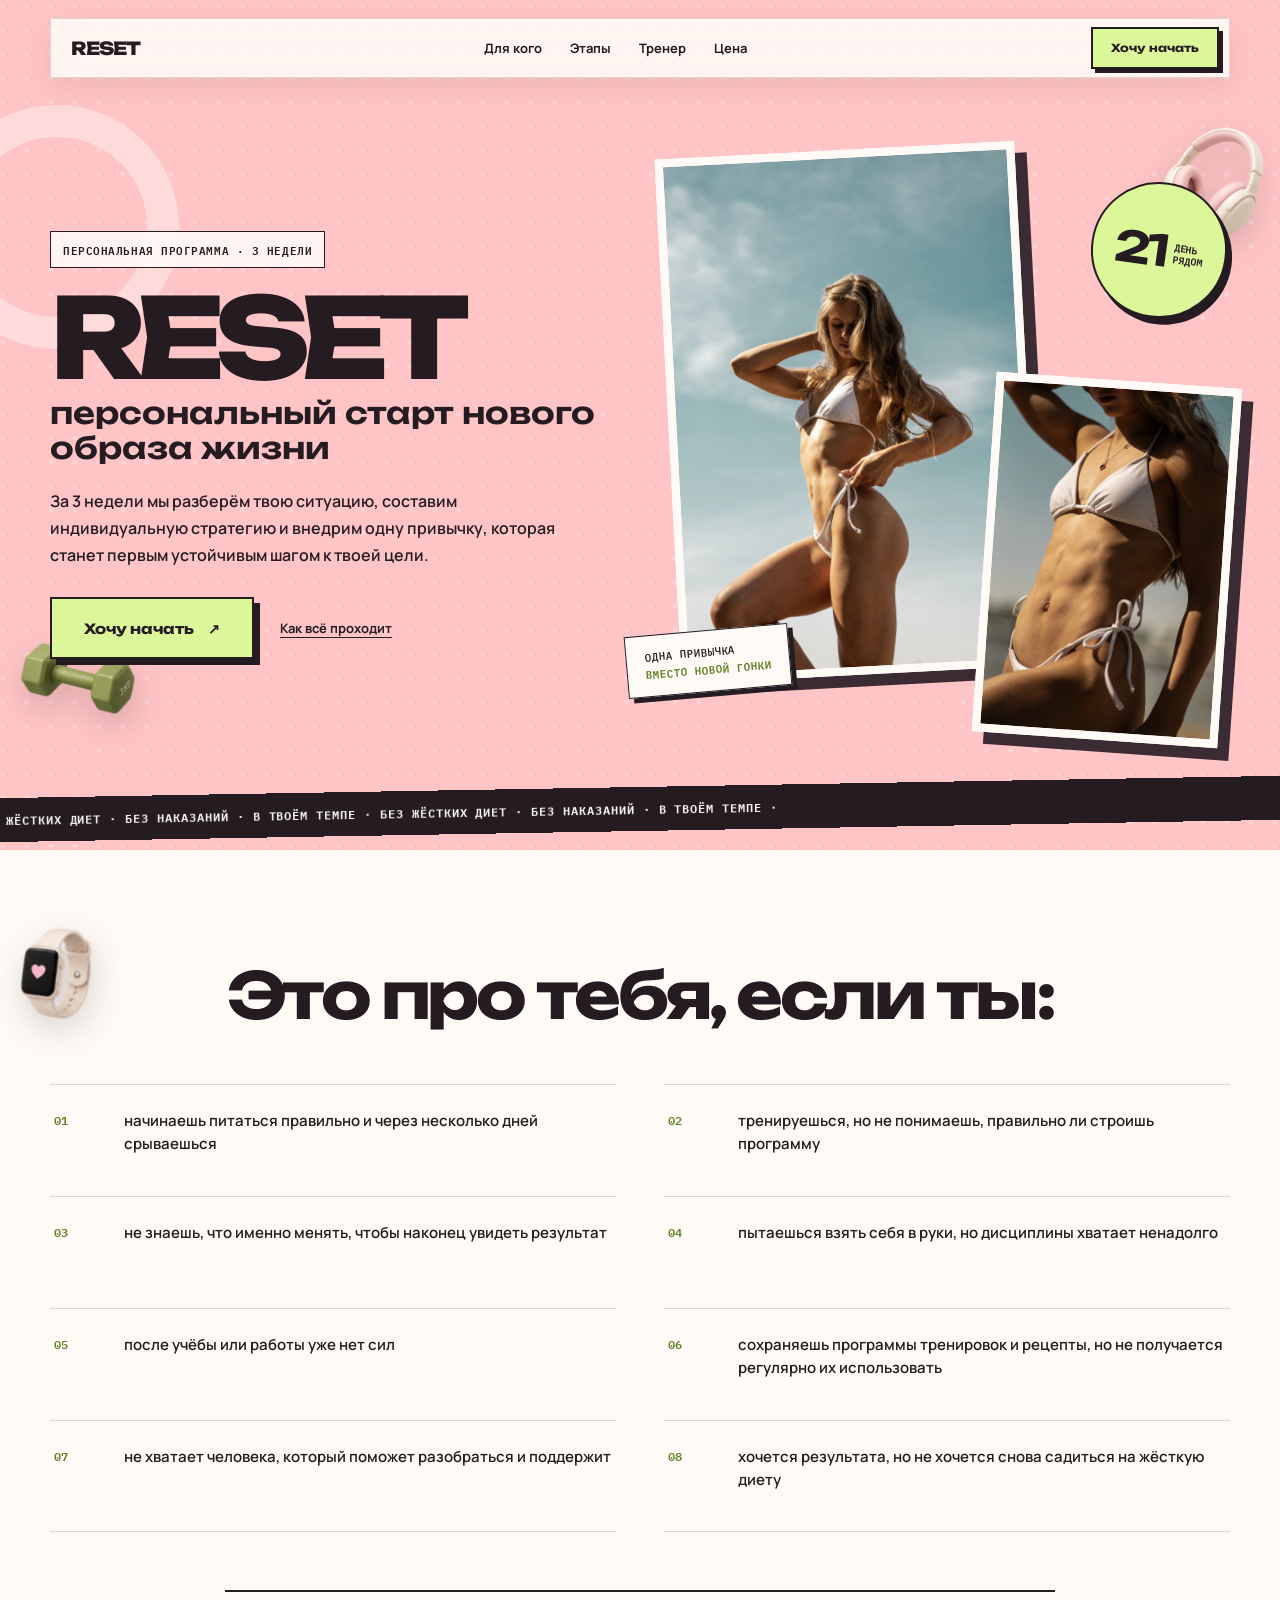
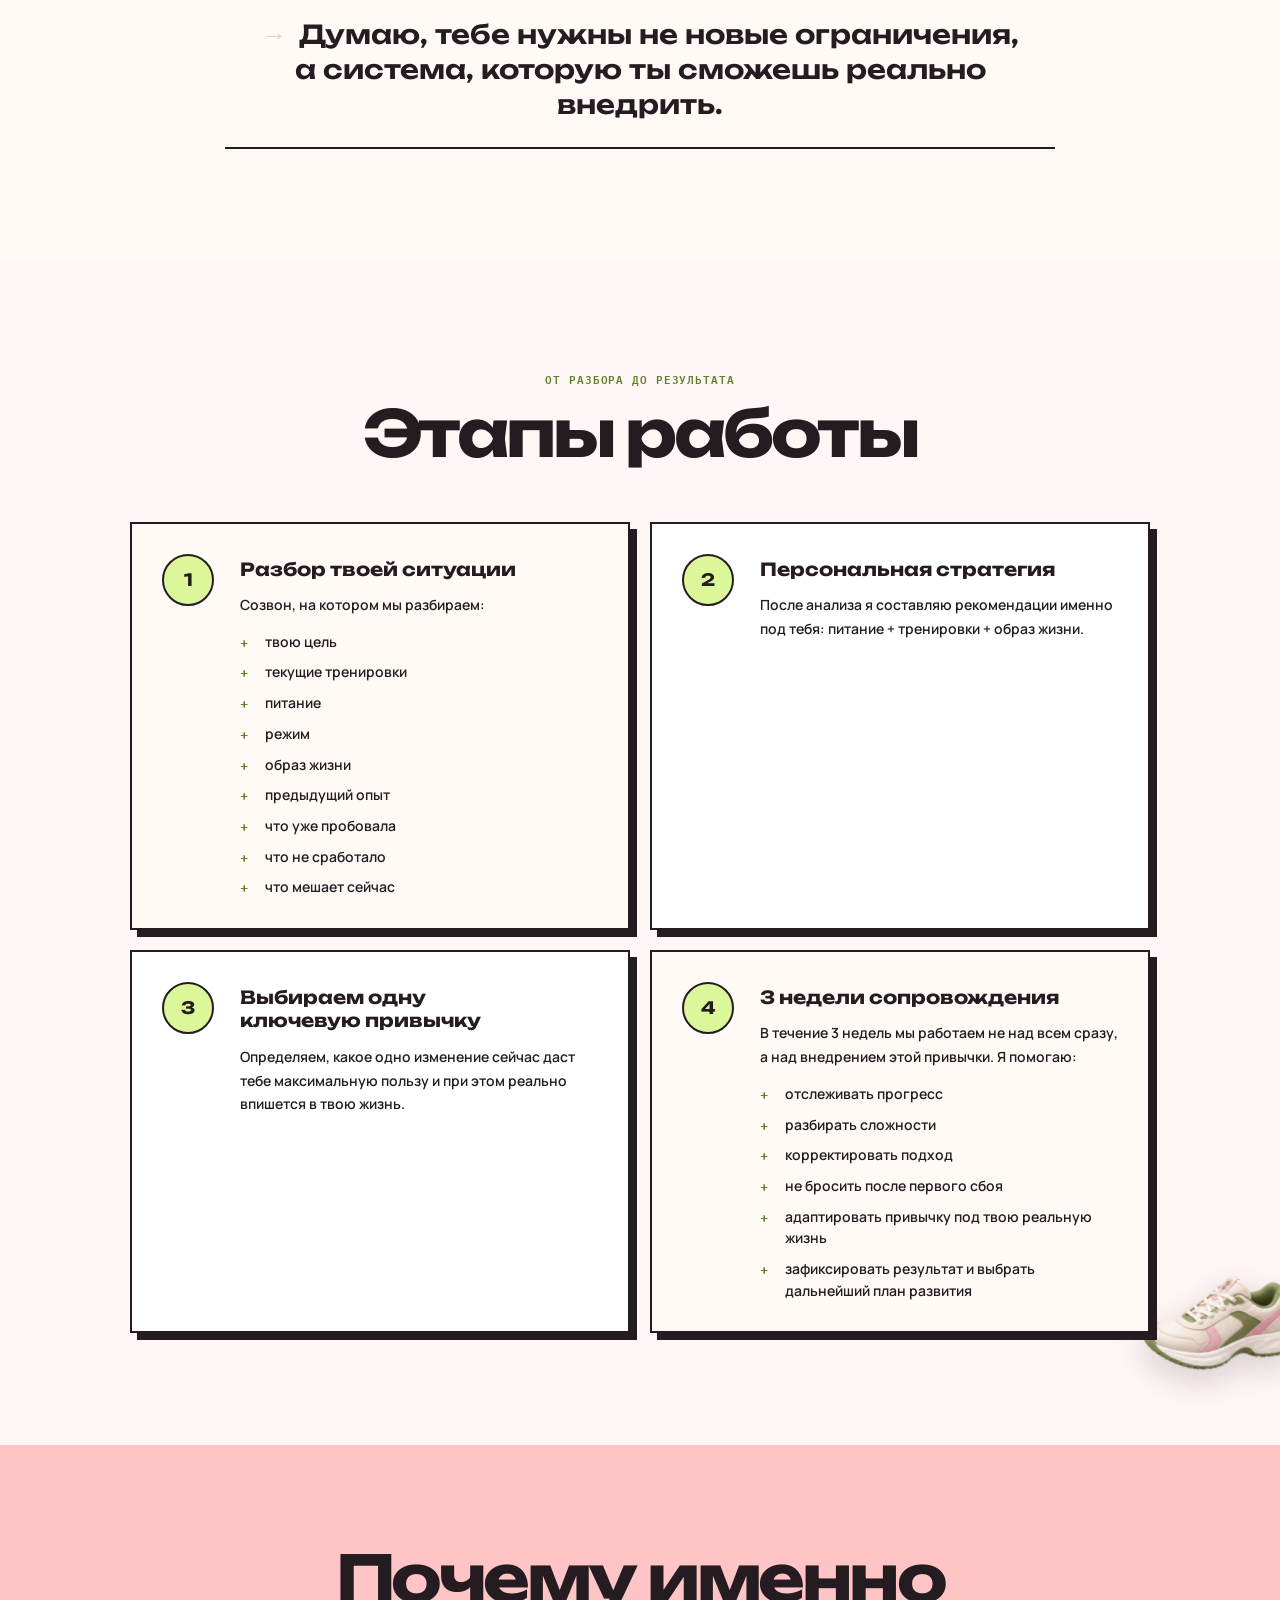
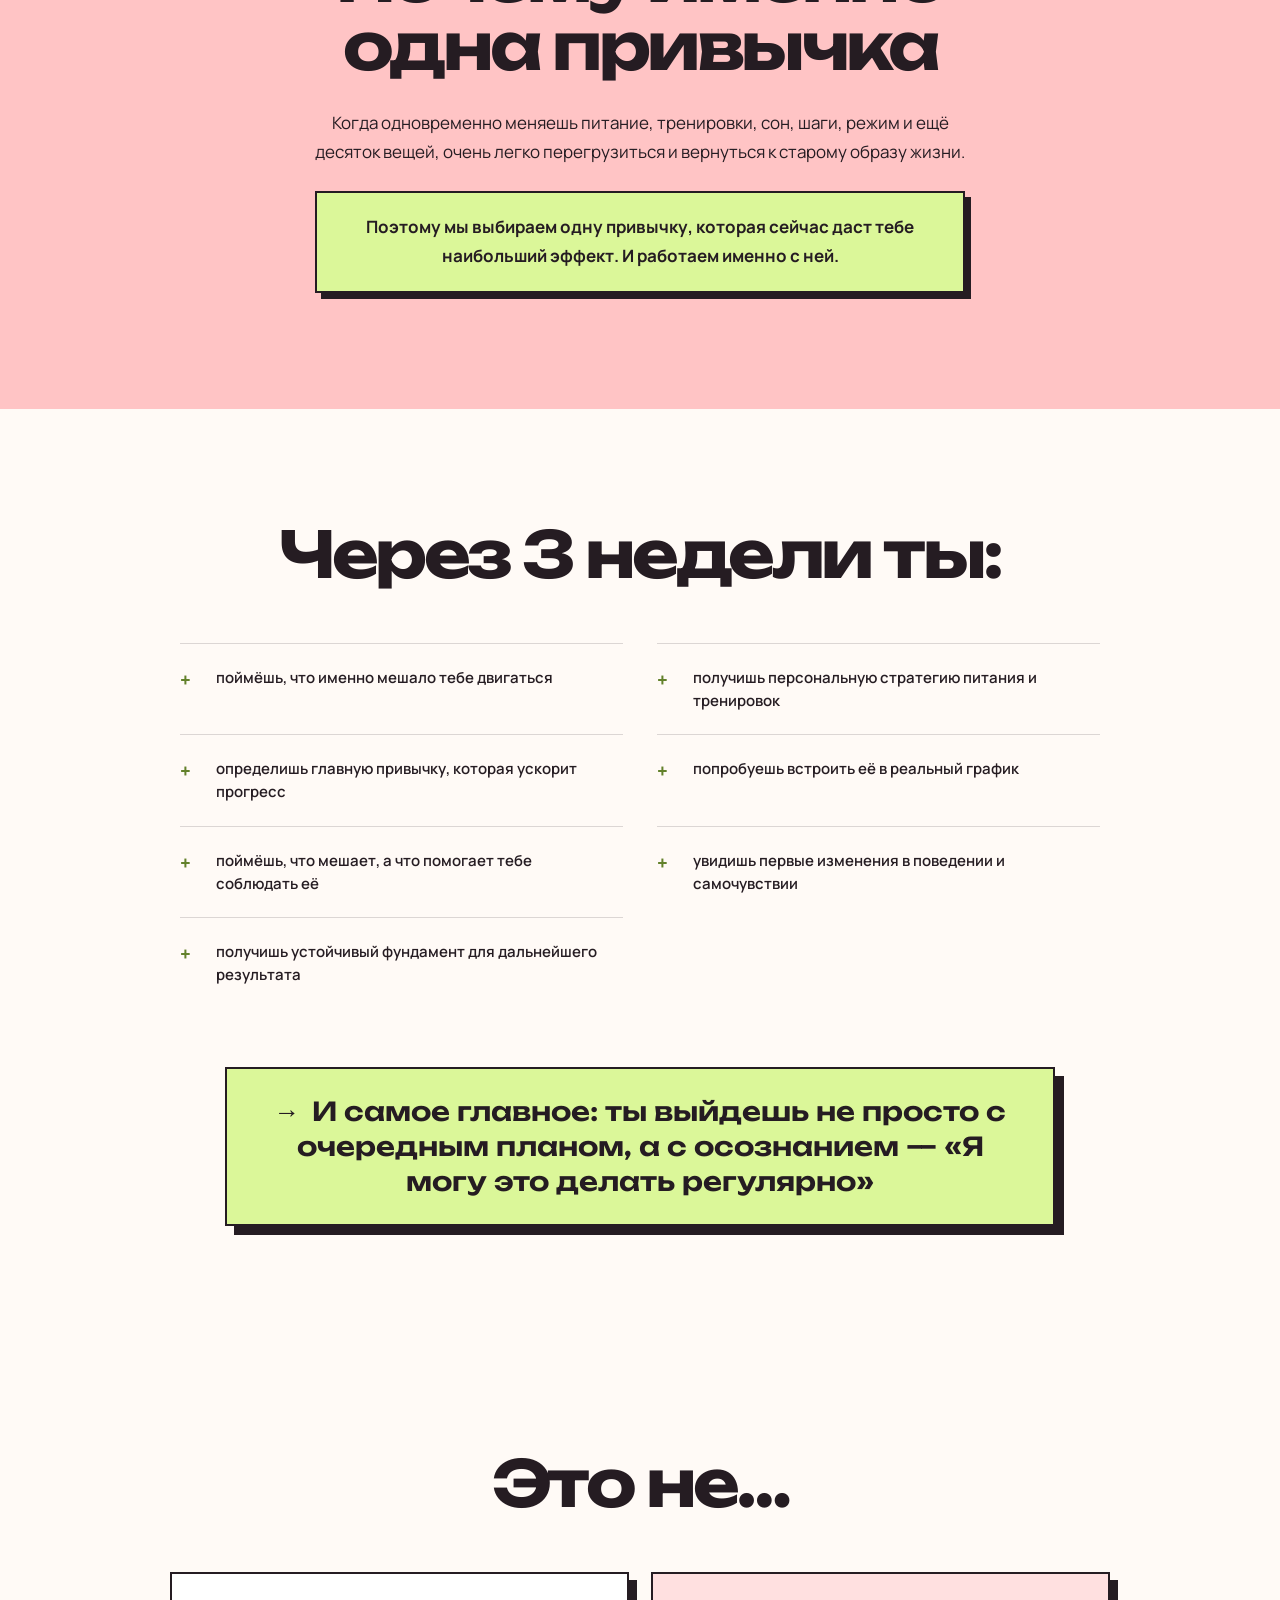
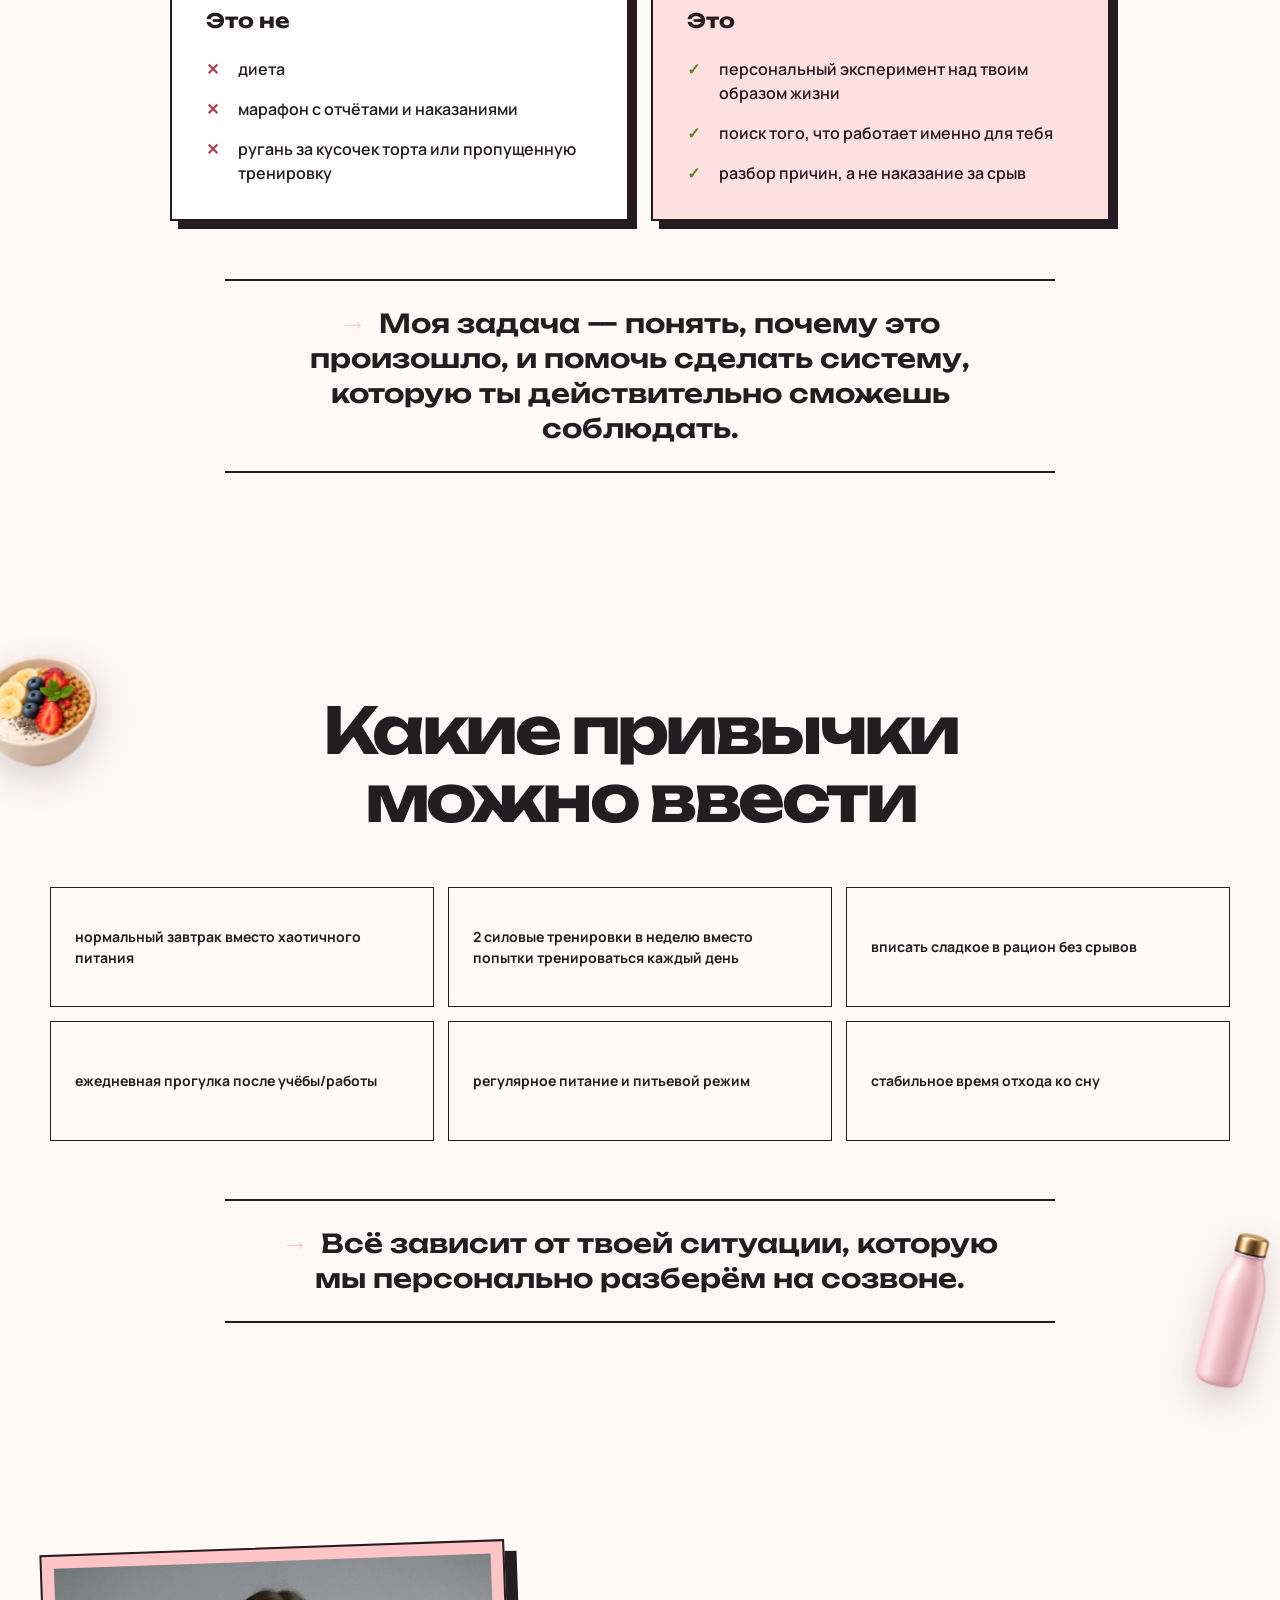
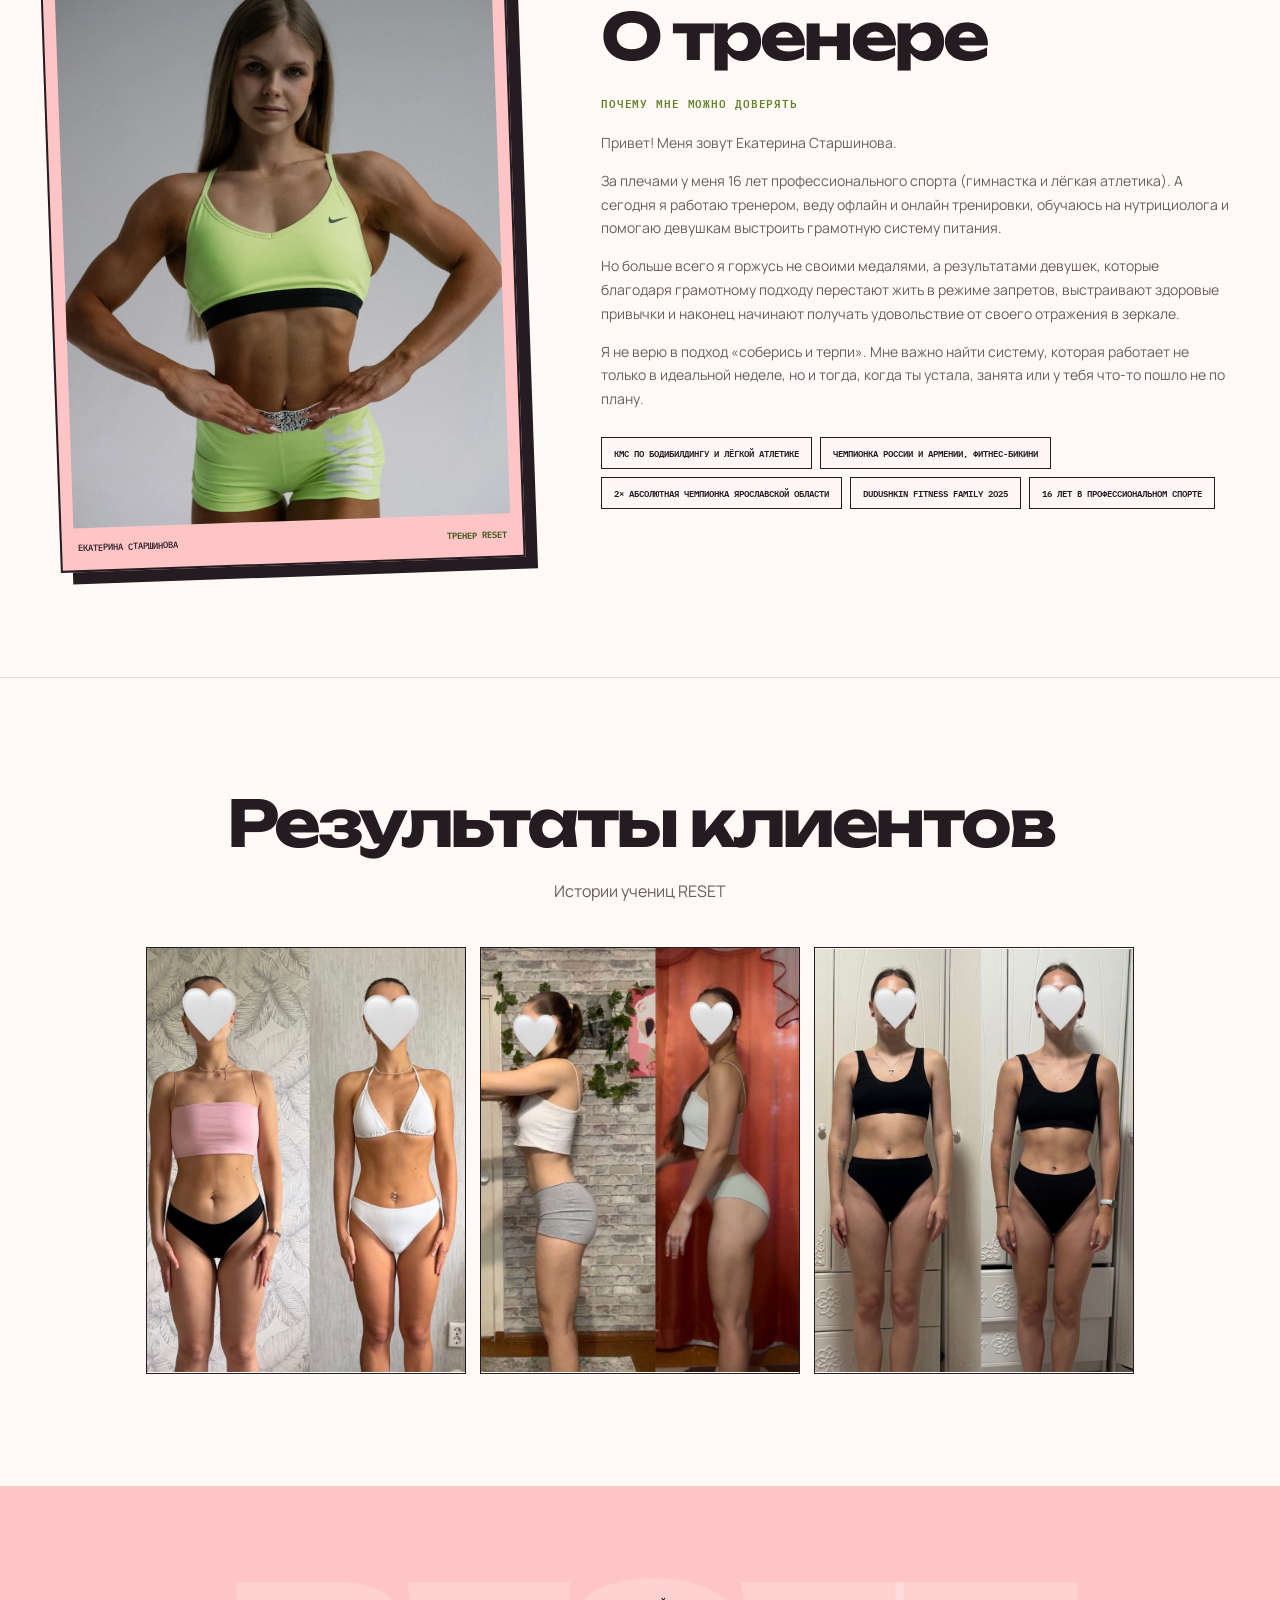
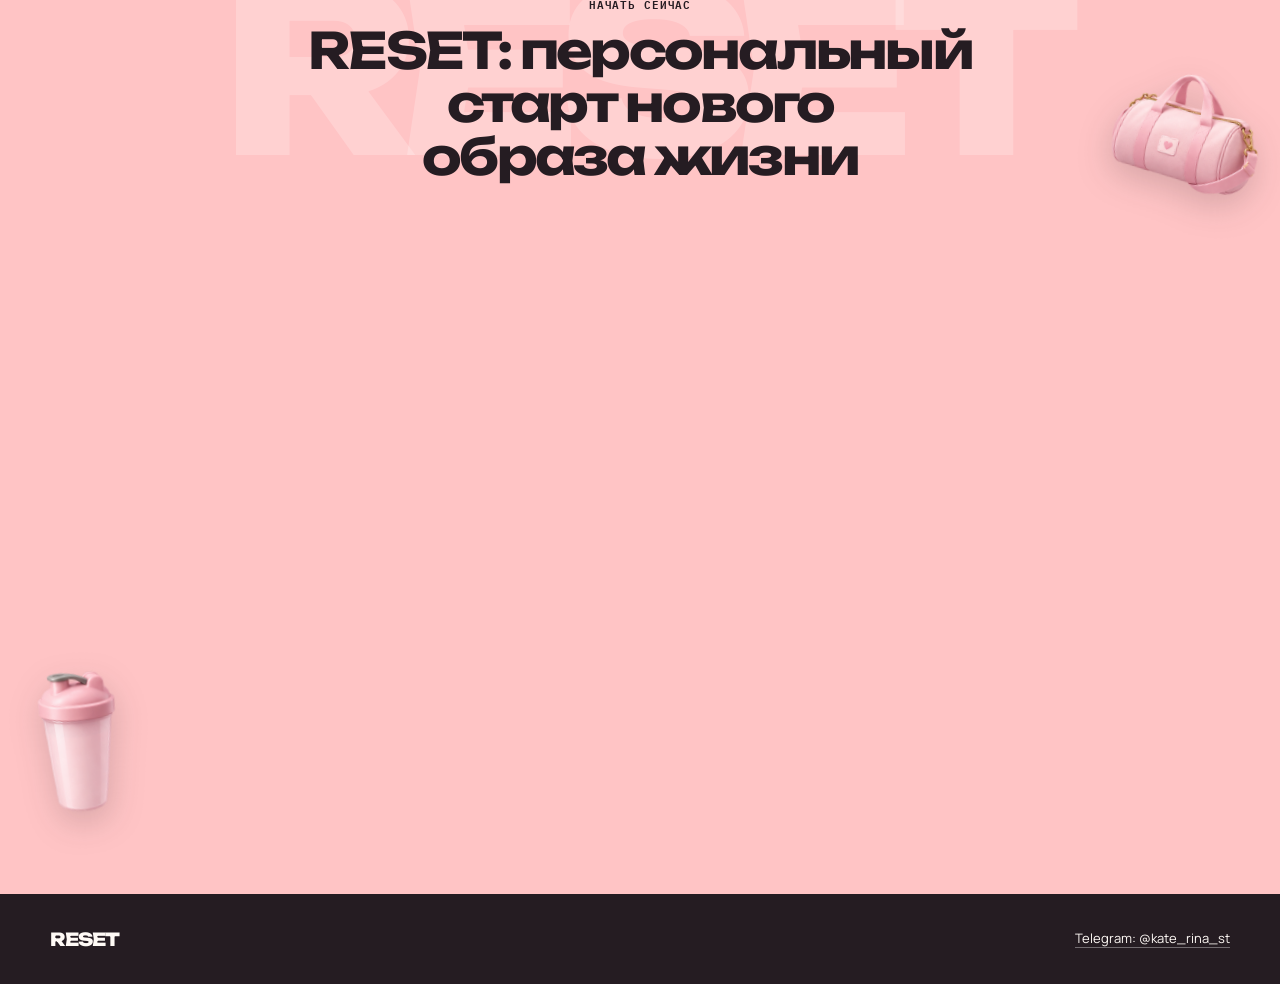
<file: index.html>
<!DOCTYPE html>
<html lang="ru">
<head>
<meta charset="UTF-8">
<meta name="viewport" content="width=device-width, initial-scale=1.0">
<title>RESET — персональный старт нового образа жизни</title>
<meta name="description" content="RESET: за 3 недели разберём твою ситуацию, составим индивидуальную стратегию и внедрим одну привычку, которая станет первым устойчивым шагом к твоей цели.">
<link rel="stylesheet" href="style.css?v=20260814-4">
</head>
<body>

<header class="topbar" id="topbar">
  <div class="wrap topbar__inner">
    <a href="#hero" class="logo" aria-label="RESET — на главную">RESET</a>
    <nav class="nav">
      <a href="#for-whom">Для кого</a>
      <a href="#stages">Этапы</a>
      <a href="#trainer">Тренер</a>
      <a href="#price">Цена</a>
    </nav>
    <a href="https://t.me/kate_rina_st?text=%D0%9F%D1%80%D0%B8%D0%B2%D0%B5%D1%82!%20%D0%A5%D0%BE%D1%87%D1%83%20%D0%BD%D0%B0%D1%87%D0%B0%D1%82%D1%8C%20%D0%BF%D1%80%D0%BE%D0%B3%D1%80%D0%B0%D0%BC%D0%BC%D1%83%20RESET.%20%D0%9F%D0%BE%D0%B4%D1%81%D0%BA%D0%B0%D0%B6%D0%B8%2C%20%D0%BF%D0%BE%D0%B6%D0%B0%D0%BB%D1%83%D0%B9%D1%81%D1%82%D0%B0%2C%20%D0%BA%D0%B0%D0%BA%20%D0%B7%D0%B0%D0%BF%D0%B8%D1%81%D0%B0%D1%82%D1%8C%D1%81%D1%8F%3F" target="_blank" rel="noopener" class="btn btn--sm topbar__cta">Хочу начать</a>
  </div>
</header>

<!-- ================= HERO ================= -->
<section class="hero" id="hero">
  <img src="assets/dumbbell.png" alt="" width="394" height="305" class="floating-asset floating-asset--hero-dumbbell" aria-hidden="true" decoding="async">
  <img src="assets/headphones.png" alt="" width="327" height="362" class="floating-asset floating-asset--hero-headphones" aria-hidden="true" decoding="async">
  <div class="wrap hero__inner">
    <div class="hero__text reveal">
      <span class="tag">персональная программа · 3 недели</span>
      <h1 class="hero__title">RESET</h1>
      <p class="hero__subtitle">персональный старт нового образа жизни</p>
      <p class="hero__desc">За 3 недели мы разберём твою ситуацию, составим индивидуальную стратегию и внедрим одну привычку, которая станет первым устойчивым шагом к твоей цели.</p>
      <div class="hero__actions">
        <a href="https://t.me/kate_rina_st?text=%D0%9F%D1%80%D0%B8%D0%B2%D0%B5%D1%82!%20%D0%A5%D0%BE%D1%87%D1%83%20%D0%BD%D0%B0%D1%87%D0%B0%D1%82%D1%8C%20%D0%BF%D1%80%D0%BE%D0%B3%D1%80%D0%B0%D0%BC%D0%BC%D1%83%20RESET.%20%D0%9F%D0%BE%D0%B4%D1%81%D0%BA%D0%B0%D0%B6%D0%B8%2C%20%D0%BF%D0%BE%D0%B6%D0%B0%D0%BB%D1%83%D0%B9%D1%81%D1%82%D0%B0%2C%20%D0%BA%D0%B0%D0%BA%20%D0%B7%D0%B0%D0%BF%D0%B8%D1%81%D0%B0%D1%82%D1%8C%D1%81%D1%8F%3F" target="_blank" rel="noopener" class="btn btn--lg">Хочу начать <span aria-hidden="true">↗</span></a>
        <a href="#stages" class="text-link">Как всё проходит</a>
      </div>
    </div>

    <div class="hero__media reveal">
      <figure class="hero-photo hero-photo--main">
        <img src="images/hero-main.webp" alt="Екатерина Старшинова" width="1400" height="2100" fetchpriority="high">
      </figure>
      <figure class="hero-photo hero-photo--detail">
        <img src="images/hero-detail.webp" alt="" width="1200" height="1800" fetchpriority="high">
      </figure>
      <div class="hero__counter" aria-label="21 день сопровождения"><strong>21</strong><span>день<br>рядом</span></div>
      <div class="hero__note">одна привычка<br><strong>вместо новой гонки</strong></div>
    </div>
  </div>
  <div class="hero__marquee" aria-hidden="true">
    <div>без жёстких диет · без наказаний · в твоём темпе · без жёстких диет · без наказаний · в твоём темпе ·</div>
  </div>
</section>

<!-- ================= FOR WHOM ================= -->
<section class="section section--cream" id="for-whom">
  <img src="assets/watch.png" alt="" width="208" height="243" class="floating-asset floating-asset--for-watch" aria-hidden="true" loading="lazy" decoding="async">
  <div class="wrap">
    <h2 class="section__title reveal">Это про тебя, если ты:</h2>
    <div class="grid grid--cards">
      <div class="card reveal"><span class="card__icon">01</span>начинаешь питаться правильно и через несколько дней срываешься</div>
      <div class="card reveal"><span class="card__icon">02</span>тренируешься, но не понимаешь, правильно ли строишь программу</div>
      <div class="card reveal"><span class="card__icon">03</span>не знаешь, что именно менять, чтобы наконец увидеть результат</div>
      <div class="card reveal"><span class="card__icon">04</span>пытаешься взять себя в руки, но дисциплины хватает ненадолго</div>
      <div class="card reveal"><span class="card__icon">05</span>после учёбы или работы уже нет сил</div>
      <div class="card reveal"><span class="card__icon">06</span>сохраняешь программы тренировок и рецепты, но не получается регулярно их использовать</div>
      <div class="card reveal"><span class="card__icon">07</span>не хватает человека, который поможет разобраться и поддержит</div>
      <div class="card reveal"><span class="card__icon">08</span>хочется результата, но не хочется снова садиться на жёсткую диету</div>
    </div>
    <p class="callout reveal">Думаю, тебе нужны не новые ограничения, а система, которую ты сможешь реально внедрить.</p>
  </div>
</section>

<!-- ================= STAGES ================= -->
<section class="section" id="stages">
  <img src="assets/sneakers.png" alt="" width="420" height="292" class="floating-asset floating-asset--stages-sneakers" aria-hidden="true" loading="lazy" decoding="async">
  <div class="wrap">
    <h2 class="section__title reveal">Этапы работы</h2>
    <div class="stages">
      <div class="stage reveal">
        <div class="stage__num">1</div>
        <div class="stage__body">
          <h3>Разбор твоей ситуации</h3>
          <p>Созвон, на котором мы разбираем:</p>
          <ul class="check-list">
            <li>твою цель</li>
            <li>текущие тренировки</li>
            <li>питание</li>
            <li>режим</li>
            <li>образ жизни</li>
            <li>предыдущий опыт</li>
            <li>что уже пробовала</li>
            <li>что не сработало</li>
            <li>что мешает сейчас</li>
          </ul>
        </div>
      </div>

      <div class="stage reveal">
        <div class="stage__num">2</div>
        <div class="stage__body">
          <h3>Персональная стратегия</h3>
          <p>После анализа я составляю рекомендации именно под тебя: питание + тренировки + образ жизни.</p>
        </div>
      </div>

      <div class="stage reveal">
        <div class="stage__num">3</div>
        <div class="stage__body">
          <h3>Выбираем одну ключевую привычку</h3>
          <p>Определяем, какое одно изменение сейчас даст тебе максимальную пользу и при этом реально впишется в твою жизнь.</p>
        </div>
      </div>

      <div class="stage reveal">
        <div class="stage__num">4</div>
        <div class="stage__body">
          <h3>3 недели сопровождения</h3>
          <p>В течение 3 недель мы работаем не над всем сразу, а над внедрением этой привычки. Я помогаю:</p>
          <ul class="check-list">
            <li>отслеживать прогресс</li>
            <li>разбирать сложности</li>
            <li>корректировать подход</li>
            <li>не бросить после первого сбоя</li>
            <li>адаптировать привычку под твою реальную жизнь</li>
            <li>зафиксировать результат и выбрать дальнейший план развития</li>
          </ul>
        </div>
      </div>
    </div>
  </div>
</section>

<!-- ================= WHY ONE HABIT ================= -->
<section class="section section--tint" id="why-one">
  <div class="wrap wrap--narrow">
    <div class="quote-block reveal">
      <h2 class="section__title">Почему именно одна привычка</h2>
      <p>Когда одновременно меняешь питание, тренировки, сон, шаги, режим и ещё десяток вещей, очень легко перегрузиться и вернуться к старому образу жизни.</p>
      <p><strong>Поэтому мы выбираем одну привычку, которая сейчас даст тебе наибольший эффект. И работаем именно с ней.</strong></p>
    </div>
  </div>
</section>

<!-- ================= RESULT ================= -->
<section class="section section--cream" id="result">
  <div class="wrap">
    <h2 class="section__title reveal">Через 3 недели ты:</h2>
    <ul class="check-list check-list--big reveal">
      <li>поймёшь, что именно мешало тебе двигаться</li>
      <li>получишь персональную стратегию питания и тренировок</li>
      <li>определишь главную привычку, которая ускорит прогресс</li>
      <li>попробуешь встроить её в реальный график</li>
      <li>поймёшь, что мешает, а что помогает тебе соблюдать её</li>
      <li>увидишь первые изменения в поведении и самочувствии</li>
      <li>получишь устойчивый фундамент для дальнейшего результата</li>
    </ul>
    <p class="callout callout--accent reveal">И самое главное: ты выйдешь не просто с очередным планом, а с осознанием — «Я могу это делать регулярно»</p>
  </div>
</section>

<!-- ================= THIS IS NOT ================= -->
<section class="section" id="not-diet">
  <div class="wrap">
    <h2 class="section__title reveal">Это не…</h2>
    <div class="not-grid">
      <div class="not-card not-card--no reveal">
        <h3>Это не</h3>
        <ul>
          <li><span class="x">✕</span> диета</li>
          <li><span class="x">✕</span> марафон с отчётами и наказаниями</li>
          <li><span class="x">✕</span> ругань за кусочек торта или пропущенную тренировку</li>
        </ul>
      </div>
      <div class="not-card not-card--yes reveal">
        <h3>Это</h3>
        <ul>
          <li><span class="check">✓</span> персональный эксперимент над твоим образом жизни</li>
          <li><span class="check">✓</span> поиск того, что работает именно для тебя</li>
          <li><span class="check">✓</span> разбор причин, а не наказание за срыв</li>
        </ul>
      </div>
    </div>
    <p class="callout reveal">Моя задача — понять, почему это произошло, и помочь сделать систему, которую ты действительно сможешь соблюдать.</p>
  </div>
</section>

<!-- ================= HABITS EXAMPLES ================= -->
<section class="section section--tint" id="habits">
  <img src="assets/bowl.png" alt="" width="289" height="265" class="floating-asset floating-asset--habits-bowl" aria-hidden="true" loading="lazy" decoding="async">
  <img src="assets/bottle.png" alt="" width="172" height="408" class="floating-asset floating-asset--habits-bottle" aria-hidden="true" loading="lazy" decoding="async">
  <div class="wrap">
    <h2 class="section__title reveal">Какие привычки можно ввести</h2>
    <div class="chips reveal">
      <span class="chip">нормальный завтрак вместо хаотичного питания</span>
      <span class="chip">2 силовые тренировки в неделю вместо попытки тренироваться каждый день</span>
      <span class="chip">вписать сладкое в рацион без срывов</span>
      <span class="chip">ежедневная прогулка после учёбы/работы</span>
      <span class="chip">регулярное питание и питьевой режим</span>
      <span class="chip">стабильное время отхода ко сну</span>
    </div>
    <p class="callout reveal">Всё зависит от твоей ситуации, которую мы персонально разберём на созвоне.</p>
  </div>
</section>

<!-- ================= TRAINER ================= -->
<section class="section section--cream" id="trainer">
  <div class="wrap trainer">
    <div class="trainer__photo reveal">
      <figure class="trainer-portrait">
        <img src="images/trainer-8672.webp" alt="Тренер Екатерина Старшинова" width="1200" height="1800" loading="lazy">
        <figcaption><span>Екатерина Старшинова</span><strong>тренер RESET</strong></figcaption>
      </figure>
    </div>
    <div class="trainer__text reveal">
      <h2 class="section__title">О тренере</h2>
      <p class="trainer__lead">Почему мне можно доверять</p>
      <p>Привет! Меня зовут Екатерина Старшинова.</p>
      <p>За плечами у меня 16 лет профессионального спорта (гимнастка и лёгкая атлетика). А сегодня я работаю тренером, веду офлайн и онлайн тренировки, обучаюсь на нутрициолога и помогаю девушкам выстроить грамотную систему питания.</p>
      <p>Но больше всего я горжусь не своими медалями, а результатами девушек, которые благодаря грамотному подходу перестают жить в режиме запретов, выстраивают здоровые привычки и наконец начинают получать удовольствие от своего отражения в зеркале.</p>
      <p>Я не верю в подход «соберись и терпи». Мне важно найти систему, которая работает не только в идеальной неделе, но и тогда, когда ты устала, занята или у тебя что-то пошло не по плану.</p>
      <div class="badges">
        <span class="badge">КМС по бодибилдингу и лёгкой атлетике</span>
        <span class="badge">Чемпионка России и Армении, фитнес-бикини</span>
        <span class="badge">2× абсолютная чемпионка Ярославской области</span>
        <span class="badge">Dudushkin Fitness Family 2025</span>
        <span class="badge">16 лет в профессиональном спорте</span>
      </div>
    </div>
  </div>
</section>

<!-- ================= BEFORE / AFTER ================= -->
<section class="section" id="before-after">
  <div class="wrap">
    <h2 class="section__title reveal">Результаты клиентов</h2>
    <p class="section__subtitle reveal">Истории учениц RESET</p>
    <div class="grid grid--photos">
      <div class="photo-slot photo-slot--photo reveal">
        <img src="images/IMG_9606.JPG" alt="Результат ученицы RESET — до и после" loading="lazy">
      </div>
      <div class="photo-slot photo-slot--photo reveal">
        <img src="images/IMG_5129.JPG" alt="Результат ученицы RESET — до и после" loading="lazy">
      </div>
      <div class="photo-slot photo-slot--photo reveal">
        <img src="images/IMG_9608.JPG" alt="Результат ученицы RESET — до и после" loading="lazy">
      </div>
    </div>
  </div>
</section>

<!-- ================= PRICE ================= -->
<section class="section section--pink" id="price">
  <img src="assets/shaker.png" alt="" width="196" height="336" class="floating-asset floating-asset--price-shaker" aria-hidden="true" loading="lazy" decoding="async">
  <img src="assets/gym-bag.png" alt="" width="448" height="355" class="floating-asset floating-asset--price-bag" aria-hidden="true" loading="lazy" decoding="async">
  <div class="wrap wrap--narrow">
    <h2 class="section__title reveal">RESET: персональный старт нового образа жизни</h2>
    <div class="price-card reveal">
      <p class="price-card__lead">В стоимость входит:</p>
      <ul class="check-list">
        <li>созвон-разбор</li>
        <li>персональная стратегия питания</li>
        <li>персональная стратегия тренировок</li>
        <li>выбор одной ключевой привычки</li>
        <li>3 недели сопровождения по её внедрению</li>
        <li>обратная связь в личных сообщениях</li>
        <li>анализ и корректировка стратегии при необходимости</li>
      </ul>
      <div class="price-card__price">5490<span>₽</span></div>
      <a href="https://t.me/kate_rina_st?text=%D0%9F%D1%80%D0%B8%D0%B2%D0%B5%D1%82!%20%D0%A5%D0%BE%D1%87%D1%83%20%D0%BD%D0%B0%D1%87%D0%B0%D1%82%D1%8C%20%D0%BF%D1%80%D0%BE%D0%B3%D1%80%D0%B0%D0%BC%D0%BC%D1%83%20RESET.%20%D0%9F%D0%BE%D0%B4%D1%81%D0%BA%D0%B0%D0%B6%D0%B8%2C%20%D0%BF%D0%BE%D0%B6%D0%B0%D0%BB%D1%83%D0%B9%D1%81%D1%82%D0%B0%2C%20%D0%BA%D0%B0%D0%BA%20%D0%B7%D0%B0%D0%BF%D0%B8%D1%81%D0%B0%D1%82%D1%8C%D1%81%D1%8F%3F" target="_blank" rel="noopener" class="btn btn--lg btn--pulse">Хочу начать</a>
    </div>
  </div>
</section>

<footer class="footer">
  <div class="wrap footer__inner">
    <span class="logo logo--footer">RESET</span>
    <a href="https://t.me/kate_rina_st?text=%D0%9F%D1%80%D0%B8%D0%B2%D0%B5%D1%82!%20%D0%A5%D0%BE%D1%87%D1%83%20%D0%BD%D0%B0%D1%87%D0%B0%D1%82%D1%8C%20%D0%BF%D1%80%D0%BE%D0%B3%D1%80%D0%B0%D0%BC%D0%BC%D1%83%20RESET.%20%D0%9F%D0%BE%D0%B4%D1%81%D0%BA%D0%B0%D0%B6%D0%B8%2C%20%D0%BF%D0%BE%D0%B6%D0%B0%D0%BB%D1%83%D0%B9%D1%81%D1%82%D0%B0%2C%20%D0%BA%D0%B0%D0%BA%20%D0%B7%D0%B0%D0%BF%D0%B8%D1%81%D0%B0%D1%82%D1%8C%D1%81%D1%8F%3F" target="_blank" rel="noopener" class="footer__contact">Telegram: @kate_rina_st</a>
  </div>
</footer>

<a href="https://t.me/kate_rina_st?text=%D0%9F%D1%80%D0%B8%D0%B2%D0%B5%D1%82!%20%D0%A5%D0%BE%D1%87%D1%83%20%D0%BD%D0%B0%D1%87%D0%B0%D1%82%D1%8C%20%D0%BF%D1%80%D0%BE%D0%B3%D1%80%D0%B0%D0%BC%D0%BC%D1%83%20RESET.%20%D0%9F%D0%BE%D0%B4%D1%81%D0%BA%D0%B0%D0%B6%D0%B8%2C%20%D0%BF%D0%BE%D0%B6%D0%B0%D0%BB%D1%83%D0%B9%D1%81%D1%82%D0%B0%2C%20%D0%BA%D0%B0%D0%BA%20%D0%B7%D0%B0%D0%BF%D0%B8%D1%81%D0%B0%D1%82%D1%8C%D1%81%D1%8F%3F" target="_blank" rel="noopener" class="mobile-cta" id="mobileCta">Хочу начать</a>

<script src="script.js"></script>
</body>
</html>
</file>
<file: style.css>
@font-face {
  font-family: "IBM Plex Mono";
  font-style: normal;
  font-weight: 500;
  font-display: swap;
  src: url("fonts/ibm-plex-mono-500-cyrillic.woff2") format("woff2");
  unicode-range: U+0301, U+0400-045F, U+0490-0491, U+04B0-04B1, U+2116;
}

@font-face {
  font-family: "IBM Plex Mono";
  font-style: normal;
  font-weight: 500;
  font-display: swap;
  src: url("fonts/ibm-plex-mono-500-latin.woff2") format("woff2");
  unicode-range: U+0000-00FF, U+0131, U+0152-0153, U+02BB-02BC, U+02C6, U+02DA, U+02DC, U+0304, U+0308, U+0329, U+2000-206F, U+20AC, U+2122, U+2191, U+2193, U+2212, U+2215, U+FEFF, U+FFFD;
}

@font-face {
  font-family: "IBM Plex Mono";
  font-style: normal;
  font-weight: 600;
  font-display: swap;
  src: url("fonts/ibm-plex-mono-600-cyrillic.woff2") format("woff2");
  unicode-range: U+0301, U+0400-045F, U+0490-0491, U+04B0-04B1, U+2116;
}

@font-face {
  font-family: "IBM Plex Mono";
  font-style: normal;
  font-weight: 600;
  font-display: swap;
  src: url("fonts/ibm-plex-mono-600-latin.woff2") format("woff2");
  unicode-range: U+0000-00FF, U+0131, U+0152-0153, U+02BB-02BC, U+02C6, U+02DA, U+02DC, U+0304, U+0308, U+0329, U+2000-206F, U+20AC, U+2122, U+2191, U+2193, U+2212, U+2215, U+FEFF, U+FFFD;
}

@font-face {
  font-family: "Manrope";
  font-style: normal;
  font-weight: 400 700;
  font-display: swap;
  src: url("fonts/manrope-cyrillic.woff2") format("woff2");
  unicode-range: U+0301, U+0400-045F, U+0490-0491, U+04B0-04B1, U+2116;
}

@font-face {
  font-family: "Manrope";
  font-style: normal;
  font-weight: 400 700;
  font-display: swap;
  src: url("fonts/manrope-latin.woff2") format("woff2");
  unicode-range: U+0000-00FF, U+0131, U+0152-0153, U+02BB-02BC, U+02C6, U+02DA, U+02DC, U+0304, U+0308, U+0329, U+2000-206F, U+20AC, U+2122, U+2191, U+2193, U+2212, U+2215, U+FEFF, U+FFFD;
}

@font-face {
  font-family: "Unbounded";
  font-style: normal;
  font-weight: 500 800;
  font-display: swap;
  src: url("fonts/unbounded-cyrillic.woff2") format("woff2");
  unicode-range: U+0301, U+0400-045F, U+0490-0491, U+04B0-04B1, U+2116;
}

@font-face {
  font-family: "Unbounded";
  font-style: normal;
  font-weight: 500 800;
  font-display: swap;
  src: url("fonts/unbounded-latin.woff2") format("woff2");
  unicode-range: U+0000-00FF, U+0131, U+0152-0153, U+02BB-02BC, U+02C6, U+02DA, U+02DC, U+0304, U+0308, U+0329, U+2000-206F, U+20AC, U+2122, U+2191, U+2193, U+2212, U+2215, U+FEFF, U+FFFD;
}

:root {
  --pink: #ffc4c5;
  --pink-soft: #ffe0e0;
  --pink-pale: #fff6f6;
  --paper: #fffaf6;
  --white: #ffffff;
  --lime: #dbf799;
  --green: #63812b;
  --ink: #251c22;
  --muted: #695d64;
  --line: rgba(37, 28, 34, 0.16);
  --radius: 4px;
  --shadow-hard: 12px 12px 0 var(--ink);
  --font-display: "Unbounded", sans-serif;
  --font-body: "Manrope", sans-serif;
  --font-utility: "IBM Plex Mono", monospace;
}

* { box-sizing: border-box; }

html {
  scroll-behavior: smooth;
  scroll-padding-top: 96px;
}

body {
  margin: 0;
  font-family: var(--font-body);
  color: var(--ink);
  background: var(--paper);
  overflow-x: hidden;
  -webkit-font-smoothing: antialiased;
}

::selection { background: var(--lime); color: var(--ink); }

.wrap {
  width: min(100% - 48px, 1180px);
  margin-inline: auto;
}

.wrap--narrow { max-width: 800px; }

h1, h2, h3 {
  margin: 0;
  font-family: var(--font-display);
  text-wrap: balance;
}

p {
  margin: 0 0 14px;
  line-height: 1.7;
}

a { color: inherit; text-decoration: none; }
img { display: block; max-width: 100%; }

a:focus-visible {
  outline: 3px solid var(--ink);
  outline-offset: 4px;
}

/* Buttons */
.btn {
  display: inline-flex;
  align-items: center;
  justify-content: center;
  gap: 14px;
  min-height: 54px;
  padding: 15px 28px;
  border: 2px solid var(--ink);
  border-radius: 0;
  background: var(--lime);
  color: var(--ink);
  box-shadow: 6px 6px 0 var(--ink);
  font-family: var(--font-display);
  font-size: 14px;
  font-weight: 700;
  cursor: pointer;
  transition: transform .2s ease, box-shadow .2s ease, background .2s ease;
}

.btn:hover {
  transform: translate(3px, 3px);
  box-shadow: 3px 3px 0 var(--ink);
  background: #c7e084;
}

.btn--lg { min-height: 62px; padding-inline: 32px; }
.btn--sm { min-height: 42px; padding: 10px 18px; font-size: 11px; box-shadow: 4px 4px 0 var(--ink); }

.tag {
  display: inline-flex;
  padding: 8px 12px;
  border: 1px solid var(--ink);
  background: rgba(255, 250, 246, .9);
  font-family: var(--font-utility);
  font-size: 11px;
  font-weight: 600;
  letter-spacing: .05em;
  text-transform: uppercase;
}

/* Header */
.topbar {
  position: fixed;
  inset: 0 0 auto;
  z-index: 100;
  padding: 18px 0;
  transition: padding .25s ease;
}

.topbar.scrolled { padding: 10px 0; }

.topbar__inner {
  display: flex;
  align-items: center;
  justify-content: space-between;
  gap: 22px;
  min-height: 58px;
  padding: 8px 10px 8px 20px;
  border: 1px solid rgba(37, 28, 34, .15);
  background: rgba(255, 250, 246, .9);
  box-shadow: 0 10px 32px rgba(55, 28, 41, .08);
  backdrop-filter: blur(14px);
}

.logo {
  font-family: var(--font-display);
  font-size: 18px;
  font-weight: 800;
  letter-spacing: -.06em;
}

.nav { display: flex; align-items: center; gap: 28px; }
.nav a {
  position: relative;
  font-size: 13px;
  font-weight: 700;
}

.nav a::after {
  content: "";
  position: absolute;
  right: 0;
  bottom: -5px;
  left: 0;
  height: 2px;
  background: var(--pink);
  transform: scaleX(0);
  transform-origin: left;
  transition: transform .2s ease;
}

.nav a:hover::after { transform: scaleX(1); }

/* Hero */
.hero {
  position: relative;
  display: grid;
  min-height: 850px;
  padding: 146px 0 106px;
  overflow: hidden;
  background:
    radial-gradient(circle at 12% 25%, rgba(255,255,255,.24) 0 2px, transparent 3px) 0 0 / 24px 24px,
    var(--pink);
}

.hero::before {
  content: "";
  position: absolute;
  top: 105px;
  left: -65px;
  width: 180px;
  height: 180px;
  border: 32px solid var(--pink-soft);
  border-radius: 50%;
  opacity: .8;
}

.hero__inner {
  position: relative;
  z-index: 2;
  display: grid;
  grid-template-columns: minmax(0, .95fr) minmax(470px, 1.05fr);
  align-items: center;
  gap: 30px;
}

.hero__text { position: relative; z-index: 3; }

.hero__title {
  margin: 24px 0 12px;
  font-size: clamp(68px, 8.7vw, 126px);
  font-weight: 800;
  line-height: .82;
  letter-spacing: -.09em;
}

.hero__subtitle {
  max-width: 600px;
  margin-bottom: 0;
  font-family: var(--font-display);
  font-size: clamp(20px, 2.35vw, 32px);
  font-weight: 600;
  line-height: 1.18;
}

.hero__desc {
  max-width: 540px;
  margin: 22px 0 28px;
  font-size: 16px;
  font-weight: 600;
}

.hero__actions { display: flex; align-items: center; gap: 26px; flex-wrap: wrap; }
.text-link {
  border-bottom: 1px solid currentColor;
  font-size: 13px;
  font-weight: 700;
}

.hero__media {
  position: relative;
  min-height: 590px;
}

.hero-photo {
  position: absolute;
  margin: 0;
  overflow: hidden;
  border: 8px solid var(--paper);
  background: var(--paper);
  box-shadow: 12px 12px 0 rgba(37, 28, 34, .9);
}

.hero-photo img { width: 100%; height: 100%; object-fit: cover; }

.hero-photo--main {
  top: 0;
  left: 42px;
  width: 360px;
  height: 525px;
  transform: rotate(-3deg);
}

.hero-photo--main img { object-position: 50% 48%; }

.hero-photo--detail {
  right: 0;
  bottom: 0;
  width: 246px;
  height: 360px;
  transform: rotate(4deg);
}

.hero-photo--detail img { object-position: 48% 50%; }

.hero__counter {
  position: absolute;
  z-index: 4;
  top: 32px;
  right: 3px;
  display: flex;
  align-items: center;
  justify-content: center;
  gap: 8px;
  width: 136px;
  height: 136px;
  border: 2px solid var(--ink);
  border-radius: 50%;
  background: var(--lime);
  transform: rotate(8deg);
  box-shadow: 6px 6px 0 var(--ink);
}

.hero__counter strong {
  font-family: var(--font-display);
  font-size: 43px;
  line-height: 1;
  letter-spacing: -.08em;
}

.hero__counter span {
  font-family: var(--font-utility);
  font-size: 10px;
  font-weight: 600;
  line-height: 1.25;
  text-transform: uppercase;
}

.hero__note {
  position: absolute;
  z-index: 5;
  bottom: 48px;
  left: 0;
  padding: 13px 18px;
  border: 1px solid var(--ink);
  background: var(--paper);
  box-shadow: 5px 5px 0 var(--ink);
  font-family: var(--font-utility);
  font-size: 11px;
  line-height: 1.5;
  text-transform: uppercase;
  transform: rotate(-5deg);
}

.hero__note strong { color: var(--green); }

.hero__marquee {
  position: absolute;
  right: -2%;
  bottom: 19px;
  left: -2%;
  z-index: 6;
  overflow: hidden;
  border-block: 2px solid var(--ink);
  background: var(--ink);
  color: var(--paper);
  transform: rotate(-1deg);
}

.hero__marquee div {
  width: max-content;
  padding: 10px 0;
  font-family: var(--font-utility);
  font-size: 12px;
  font-weight: 600;
  letter-spacing: .08em;
  text-transform: uppercase;
  animation: marquee 24s linear infinite;
}

@keyframes marquee { to { transform: translateX(-50%); } }

/* Animated fitness stickers */
.floating-asset {
  --asset-angle: -7deg;
  --asset-angle-end: -2deg;
  --asset-distance: -14px;
  --asset-duration: 6s;
  position: absolute;
  z-index: 1;
  display: block;
  height: auto;
  pointer-events: none;
  user-select: none;
  filter: drop-shadow(0 12px 16px rgba(37, 28, 34, .18));
  transform: translate3d(0, 0, 0) rotate(var(--asset-angle));
  transform-origin: center;
  animation: assetFloat var(--asset-duration) ease-in-out infinite;
  will-change: transform;
}

.floating-asset--hero-dumbbell {
  left: 1.5vw;
  bottom: 126px;
  width: 118px;
  --asset-angle: -12deg;
  --asset-angle-end: -5deg;
  --asset-duration: 5.6s;
}

.floating-asset--hero-headphones {
  top: 122px;
  right: 1.2vw;
  width: 104px;
  --asset-angle: 10deg;
  --asset-angle-end: 4deg;
  --asset-distance: -18px;
  --asset-duration: 7.2s;
  animation-delay: -2.3s;
}

.floating-asset--for-watch {
  top: 74px;
  left: max(14px, calc(50% - 670px));
  width: 86px;
  --asset-angle: -10deg;
  --asset-angle-end: -3deg;
  --asset-duration: 6.4s;
  animation-delay: -1.1s;
}

.floating-asset--stages-sneakers {
  right: -24px;
  bottom: 66px;
  width: 160px;
  --asset-angle: 12deg;
  --asset-angle-end: 6deg;
  --asset-distance: -12px;
  --asset-duration: 6.8s;
  animation-delay: -3s;
}

.floating-asset--habits-bowl {
  top: 66px;
  left: -28px;
  width: 132px;
  --asset-angle: -8deg;
  --asset-angle-end: -1deg;
  --asset-duration: 6.1s;
  animation-delay: -2s;
}

.floating-asset--habits-bottle {
  right: 12px;
  bottom: 42px;
  width: 70px;
  --asset-angle: 7deg;
  --asset-angle-end: 1deg;
  --asset-distance: -17px;
  --asset-duration: 7.4s;
  animation-delay: -4s;
}

.floating-asset--price-shaker {
  left: 3vw;
  bottom: 78px;
  width: 88px;
  --asset-angle: -9deg;
  --asset-angle-end: -3deg;
  --asset-duration: 6.5s;
  animation-delay: -1.7s;
}

.floating-asset--price-bag {
  top: 184px;
  right: 1.2vw;
  width: 156px;
  --asset-angle: 9deg;
  --asset-angle-end: 3deg;
  --asset-distance: -11px;
  --asset-duration: 7s;
  animation-delay: -3.4s;
}

@keyframes assetFloat {
  0%, 100% { transform: translate3d(0, 0, 0) rotate(var(--asset-angle)); }
  50% { transform: translate3d(0, var(--asset-distance), 0) rotate(var(--asset-angle-end)); }
}

/* Shared sections */
.section {
  position: relative;
  padding: 112px 0;
}

.section:has(> .floating-asset) { overflow: hidden; }
.section > .wrap { position: relative; z-index: 2; }

.section--cream { background: var(--paper); }
.section--tint { background: var(--pink-pale); }
.section--pink { background: var(--pink); }

.section__title {
  max-width: 900px;
  margin: 0 auto 54px;
  font-size: clamp(34px, 5vw, 64px);
  font-weight: 700;
  line-height: 1.06;
  letter-spacing: -.055em;
  text-align: center;
}

.section__title::before {
  display: block;
  margin-bottom: 15px;
  color: var(--green);
  font-family: var(--font-utility);
  font-size: 11px;
  font-weight: 600;
  letter-spacing: .08em;
  text-transform: uppercase;
}

#stages .section__title::before { content: "от разбора до результата"; }
#before-after .section__title::before { display: none; content: none; }
#price > .wrap > .section__title::before { content: "начать сейчас"; color: var(--ink); }

.section__subtitle {
  max-width: 620px;
  margin: -34px auto 42px;
  color: var(--muted);
  text-align: center;
}

.callout {
  position: relative;
  max-width: 830px;
  margin: 58px auto 0;
  padding: 25px 30px;
  border-block: 2px solid var(--ink);
  font-family: var(--font-display);
  font-size: clamp(18px, 2.2vw, 26px);
  font-weight: 600;
  line-height: 1.35;
  text-align: center;
}

.callout::before { content: "→"; margin-right: 12px; color: var(--pink); }

.callout--accent {
  border: 2px solid var(--ink);
  background: var(--lime);
  box-shadow: 9px 9px 0 var(--ink);
}
.callout--accent::before { color: var(--ink); }

/* For whom */
.grid { display: grid; }
.grid--cards {
  grid-template-columns: repeat(2, 1fr);
  gap: 0 48px;
}

.card {
  display: grid;
  grid-template-columns: 52px 1fr;
  align-items: start;
  gap: 18px;
  min-height: 112px;
  padding: 24px 4px;
  border-top: 1px solid var(--line);
  font-size: 15px;
  font-weight: 600;
  line-height: 1.55;
  transition: padding-left .2s ease, background .2s ease;
}

.card:nth-last-child(-n + 2) { border-bottom: 1px solid var(--line); }
.card:hover { padding-left: 10px; background: rgba(237, 141, 183, .08); }

.card__icon {
  padding-top: 2px;
  color: var(--green);
  font-family: var(--font-utility);
  font-size: 12px;
  font-weight: 600;
}

/* Stages */
#stages { background: var(--pink-pale); }

.stages {
  position: relative;
  display: grid;
  grid-template-columns: repeat(2, minmax(0, 1fr));
  gap: 20px;
  max-width: 1020px;
  margin: 0 auto;
}

.stage {
  position: relative;
  display: grid;
  grid-template-columns: 58px 1fr;
  align-content: start;
  gap: 20px;
  padding: 30px;
  border: 2px solid var(--ink);
  background: var(--paper);
  box-shadow: 7px 7px 0 var(--ink);
}

.stage:nth-child(2), .stage:nth-child(3) { background: var(--white); }
.stage__num {
  display: grid;
  place-items: center;
  width: 52px;
  height: 52px;
  border: 2px solid var(--ink);
  border-radius: 50%;
  background: var(--lime);
  font-family: var(--font-display);
  font-size: 17px;
  font-weight: 700;
}

.stage__body h3 { margin: 4px 0 12px; font-size: 18px; line-height: 1.3; }
.stage__body p {
  color: var(--ink);
  font-size: 14px;
  font-weight: 600;
}

/* Lists */
.check-list {
  display: grid;
  gap: 9px;
  margin: 14px 0 0;
  padding: 0;
  list-style: none;
}

.check-list li {
  position: relative;
  padding-left: 25px;
  font-size: 14px;
  font-weight: 600;
  line-height: 1.55;
}

.check-list li::before {
  content: "+";
  position: absolute;
  top: 0;
  left: 0;
  color: var(--green);
  font-family: var(--font-utility);
  font-weight: 600;
}

.check-list--big {
  grid-template-columns: repeat(2, 1fr);
  gap: 0 34px;
  max-width: 920px;
  margin: 0 auto;
}

.check-list--big li {
  padding: 22px 16px 22px 36px;
  border-top: 1px solid var(--line);
  font-size: 15px;
}

.check-list--big li::before { top: 21px; font-size: 18px; }

/* One habit */
#why-one { padding-block: 100px; background: var(--pink); color: var(--ink); }
.quote-block {
  padding: 0;
  text-align: center;
}

.quote-block .section__title { margin-bottom: 28px; color: var(--ink); }
.quote-block p { max-width: 650px; margin: 16px auto; font-size: 17px; }
.quote-block p:has(strong) {
  margin-top: 24px;
  padding: 20px 24px;
  border: 2px solid var(--ink);
  background: var(--lime);
  color: var(--ink);
  box-shadow: 6px 6px 0 var(--ink);
}
.quote-block strong { color: var(--ink); }

/* This is not */
.not-grid {
  display: grid;
  grid-template-columns: repeat(2, 1fr);
  gap: 22px;
  max-width: 940px;
  margin: 0 auto;
}

.not-card {
  padding: 34px;
  border: 2px solid var(--ink);
  box-shadow: 8px 8px 0 var(--ink);
}

.not-card--no { background: var(--white); }
.not-card--yes { background: var(--pink-soft); }
.not-card h3 { margin-bottom: 24px; font-size: 20px; }
.not-card ul { display: grid; gap: 16px; margin: 0; padding: 0; list-style: none; }
.not-card li { display: flex; gap: 12px; font-weight: 600; line-height: 1.5; }
.x, .check { flex: 0 0 20px; font-family: var(--font-utility); font-weight: 600; }
.x { color: #b14058; }
.check { color: var(--green); }

/* Habit chips */
.chips {
  display: grid;
  grid-template-columns: repeat(3, 1fr);
  gap: 14px;
}

.chip {
  display: flex;
  align-items: center;
  min-height: 120px;
  padding: 24px;
  border: 1px solid var(--ink);
  background: var(--paper);
  font-size: 14px;
  font-weight: 700;
  line-height: 1.5;
  transition: transform .2s ease, box-shadow .2s ease;
}

.chip:hover { transform: translateY(-5px); box-shadow: 0 5px 0 var(--ink); }

/* Trainer */
#trainer { overflow: hidden; }
.trainer {
  display: grid;
  grid-template-columns: minmax(340px, .85fr) minmax(0, 1.15fr);
  align-items: center;
  gap: 86px;
}

.trainer__photo { position: relative; }
.trainer-portrait {
  position: relative;
  margin: 0;
  padding: 12px 12px 0;
  border: 2px solid var(--ink);
  background: var(--pink);
  box-shadow: var(--shadow-hard);
  transform: rotate(-2deg);
}

.trainer-portrait img {
  width: 100%;
  height: 560px;
  aspect-ratio: 4 / 5;
  object-fit: cover;
  object-position: 50% 43%;
  filter: saturate(.9) contrast(1.03);
}

.trainer-portrait figcaption {
  display: flex;
  justify-content: space-between;
  gap: 10px;
  padding: 14px 4px 16px;
  font-family: var(--font-utility);
  font-size: 9px;
  line-height: 1.35;
  text-transform: uppercase;
}
.trainer-portrait figcaption strong { color: #3d571b; }

.trainer__text .section__title { margin: 0 0 24px; text-align: left; }
.trainer__text .section__title::before { margin-bottom: 12px; }
.trainer__lead {
  margin-bottom: 18px;
  color: var(--green);
  font-family: var(--font-utility);
  font-size: 11px;
  font-weight: 600;
  letter-spacing: .08em;
  text-transform: uppercase;
}
.trainer__text > p:not(.trainer__lead) { color: var(--muted); font-size: 14px; }

.badges { display: flex; flex-wrap: wrap; gap: 8px; margin-top: 26px; }
.badge {
  padding: 9px 12px;
  border: 1px solid var(--ink);
  background: var(--pink-pale);
  font-family: var(--font-utility);
  font-size: 9px;
  font-weight: 600;
  line-height: 1.35;
  text-transform: uppercase;
}

/* Client stories */
#before-after { border-top: 1px solid var(--line); }
.grid--photos { grid-template-columns: repeat(3, minmax(0, 320px)); gap: 14px; justify-content: center; }
.photo-slot {
  position: relative;
  display: grid;
  align-items: end;
  aspect-ratio: 3 / 4;
  padding: 20px;
  overflow: hidden;
  border: 1px solid var(--ink);
  background: linear-gradient(145deg, var(--pink-pale), var(--paper));
}

.photo-slot--photo { padding: 0; }
.photo-slot--photo img {
  width: 100%;
  height: 100%;
  object-fit: contain;
  object-position: center;
  display: block;
}

.photo-slot::before {
  content: "";
  position: absolute;
  top: 50%;
  left: 50%;
  width: 52%;
  aspect-ratio: 1;
  border: 1px solid rgba(37,28,34,.2);
  border-radius: 50%;
  transform: translate(-50%, -60%);
}

.photo-slot::after {
  content: "+";
  position: absolute;
  top: 50%;
  left: 50%;
  font-family: var(--font-display);
  font-size: 40px;
  font-weight: 500;
  transform: translate(-50%, -65%);
}

.photo-slot--photo::before,
.photo-slot--photo::after { content: none; }

.photo-slot span {
  position: relative;
  z-index: 2;
  font-family: var(--font-utility);
  font-size: 10px;
  font-weight: 600;
  line-height: 1.5;
  text-transform: uppercase;
}

/* Price */
#price { overflow: hidden; }
#price::before {
  content: "RESET";
  position: absolute;
  top: 40px;
  left: 50%;
  color: rgba(255,255,255,.22);
  font-family: var(--font-display);
  font-size: clamp(90px, 18vw, 240px);
  font-weight: 800;
  letter-spacing: -.1em;
  transform: translateX(-50%);
}

#price > .wrap { position: relative; z-index: 2; }
#price > .wrap > .section__title { font-size: clamp(30px, 4vw, 50px); }
.price-card {
  padding: 48px;
  border: 2px solid var(--ink);
  background: var(--paper);
  box-shadow: 12px 12px 0 var(--ink);
  text-align: center;
}

.price-card__lead {
  margin-bottom: 14px;
  font-family: var(--font-utility);
  font-size: 11px;
  font-weight: 600;
  letter-spacing: .08em;
  text-transform: uppercase;
}

.price-card .check-list { max-width: 470px; margin: 0 auto; text-align: left; }
.price-card__price {
  margin: 34px 0 24px;
  font-family: var(--font-display);
  font-size: clamp(54px, 8vw, 86px);
  font-weight: 800;
  line-height: 1;
  letter-spacing: -.07em;
}
.price-card__price span { margin-left: 7px; color: var(--ink); font-size: .45em; }
.btn--pulse { animation: none; }

/* Footer */
.footer { padding: 34px 0; background: var(--ink); color: var(--paper); }
.footer__inner { display: flex; align-items: center; justify-content: space-between; gap: 18px; }
.logo--footer { color: var(--paper); }
.footer__contact { border-bottom: 1px solid rgba(255,255,255,.35); font-size: 13px; }

/* Mobile CTA */
.mobile-cta {
  position: fixed;
  right: 14px;
  bottom: 14px;
  left: 14px;
  z-index: 90;
  padding: 16px 20px;
  border: 2px solid var(--ink);
  background: var(--lime);
  box-shadow: 5px 5px 0 var(--ink);
  font-family: var(--font-display);
  font-size: 12px;
  font-weight: 700;
  text-align: center;
  opacity: 0;
  pointer-events: none;
  transform: translateY(20px);
  transition: opacity .25s ease, transform .25s ease;
}

.mobile-cta.visible { opacity: 1; pointer-events: auto; transform: translateY(0); }

/* Reveal */
.reveal {
  opacity: 1;
  transform: none;
}

.motion-ready .reveal {
  opacity: 0;
  transform: translateY(22px);
  transition: opacity .65s ease, transform .65s cubic-bezier(.2,.7,.2,1);
}
.motion-ready .reveal.is-visible { opacity: 1; transform: translateY(0); }
.grid--cards .card,
.check-list--big li,
.badges .badge,
.chips .chip,
.grid--photos .photo-slot,
.stages .stage { transition-delay: calc(var(--i, 0) * 45ms); }

/* Responsive */
@media (max-width: 980px) {
  .hero { padding-top: 132px; }
  .hero__inner { grid-template-columns: 1fr; gap: 54px; }
  .hero__text { max-width: 760px; }
  .hero__media { width: min(100%, 620px); min-height: 620px; margin-inline: auto; }
  .hero-photo--main { left: 8%; }
  .hero-photo--detail { right: 5%; }
  .trainer { grid-template-columns: minmax(300px, .85fr) 1.15fr; gap: 52px; }
  .chips { grid-template-columns: repeat(2, 1fr); }
}

@media (max-width: 820px) {
  html { scroll-padding-top: 104px; }
  .wrap { width: min(calc(100% - 24px), 1180px); }

  .topbar { padding: 8px 0; }
  .topbar.scrolled { padding: 6px 0; }
  .topbar__inner {
    display: grid;
    grid-template-columns: 1fr auto;
    gap: 7px 12px;
    min-height: 0;
    padding: 7px 8px 8px 12px;
  }
  .topbar__cta {
    grid-column: 2;
    grid-row: 1;
    justify-self: end;
    min-height: 34px;
    padding: 7px 11px;
    font-size: 8px;
    box-shadow: 3px 3px 0 var(--ink);
  }
  .logo { font-size: 15px; }
  .nav {
    display: grid;
    grid-column: 1 / -1;
    grid-row: 2;
    grid-template-columns: repeat(4, auto);
    justify-content: space-between;
    gap: 8px;
    width: 100%;
    padding: 8px 2px 1px;
    border-top: 1px solid var(--line);
  }
  .nav a { font-size: 10px; white-space: nowrap; }
  .nav a::after { bottom: -3px; }

  .hero { min-height: 0; padding: 112px 0 70px; }
  .hero::before { display: none; }
  .hero__inner, .hero__text { min-width: 0; }
  .hero__inner { gap: 30px; }
  .hero__title { margin: 18px 0 8px; font-size: clamp(52px, 18vw, 70px); }
  .hero__subtitle { max-width: 100%; font-size: clamp(18px, 5.4vw, 21px); overflow-wrap: anywhere; }
  .hero__desc { margin: 18px 0 22px; font-size: 13px; line-height: 1.55; }
  .hero__actions { align-items: stretch; flex-direction: column; gap: 12px; }
  .hero__actions .btn { width: 100%; }
  .hero__actions .btn--lg { min-height: 54px; }
  .text-link { align-self: center; }
  .hero__media { min-height: 400px; }
  .hero-photo--main { left: 0; width: 70%; height: 335px; }
  .hero-photo--detail { right: 0; width: 47%; height: 220px; }
  .hero__counter { top: 12px; right: -2px; width: 86px; height: 86px; }
  .hero__counter strong { font-size: 28px; }
  .hero__counter span { font-size: 8px; }
  .hero__note { bottom: 18px; left: 2px; padding: 9px 11px; font-size: 8px; }

  .floating-asset { opacity: .82; }
  .floating-asset--hero-dumbbell { left: -22px; bottom: 76px; width: 72px; }
  .floating-asset--hero-headphones,
  .floating-asset--stages-sneakers,
  .floating-asset--price-bag { display: none; }
  .floating-asset--for-watch { top: 30px; left: -13px; width: 56px; }
  .floating-asset--habits-bowl { top: 28px; left: -24px; width: 82px; }
  .floating-asset--habits-bottle { right: -6px; bottom: 38px; width: 48px; }
  .floating-asset--price-shaker { left: -16px; bottom: 94px; width: 60px; }

  .section { padding: 58px 0; }
  #why-one { padding-block: 58px; }
  .section__title { margin-bottom: 28px; font-size: clamp(28px, 8.5vw, 38px); }
  .section__title::before { margin-bottom: 10px; font-size: 9px; }
  .section__subtitle { margin: -16px auto 24px; font-size: 13px; }
  .grid--cards, .stages, .check-list--big, .not-grid, .trainer { grid-template-columns: 1fr; }
  .grid--cards { gap: 0; }
  .card {
    grid-template-columns: 30px 1fr;
    gap: 8px;
    min-height: 0;
    padding: 14px 2px;
    font-size: 13px;
    line-height: 1.45;
  }
  .card__icon { font-size: 10px; }
  .card:nth-last-child(2) { border-bottom: 0; }
  .stages { gap: 12px; }
  .stage { grid-template-columns: 38px 1fr; gap: 12px; padding: 18px 16px; box-shadow: 5px 5px 0 var(--ink); }
  .stage__num { width: 36px; height: 36px; font-size: 14px; }
  .stage__body h3 { margin: 2px 0 8px; font-size: 15px; }
  .stage__body p, .stage .check-list li { font-size: 12.5px; }
  .stage .check-list { gap: 6px; margin-top: 10px; }
  .stage:first-child .check-list { grid-template-columns: 1fr; }
  .stage .check-list li { padding-left: 18px; line-height: 1.4; }
  .check-list--big { gap: 0; }
  .check-list--big li { padding: 13px 8px 13px 28px; font-size: 13px; }
  .check-list--big li::before { top: 12px; font-size: 15px; }
  .quote-block { padding: 0; }
  .quote-block .section__title { margin-bottom: 20px; }
  .quote-block p { font-size: 14px; line-height: 1.55; }
  .quote-block p:has(strong) { padding: 16px 17px; box-shadow: 4px 4px 0 var(--ink); }
  .callout { margin-top: 32px; padding: 17px 8px; font-size: 15px; }
  .callout--accent { padding-inline: 16px; box-shadow: 6px 6px 0 var(--ink); }
  .not-grid { gap: 12px; }
  .not-card { padding: 20px 18px; box-shadow: 5px 5px 0 var(--ink); }
  .not-card h3 { margin-bottom: 14px; font-size: 17px; }
  .not-card ul { gap: 10px; }
  .not-card li { font-size: 13px; line-height: 1.4; }
  .chips { grid-template-columns: repeat(2, minmax(0, 1fr)); gap: 8px; }
  .chip { min-height: 0; padding: 14px 12px; font-size: 11.5px; line-height: 1.4; }

  .trainer { min-width: 0; gap: 34px; }
  .trainer__photo { width: calc(100% - 28px); max-width: 450px; margin-inline: auto; }
  .trainer-portrait { padding: 8px 8px 0; box-shadow: 8px 8px 0 var(--ink); }
  .trainer-portrait img { height: 360px; }
  .trainer-portrait figcaption { padding: 10px 2px 12px; font-size: 8px; }
  .trainer__text { min-width: 0; max-width: 100%; overflow-wrap: anywhere; }
  .trainer__text .section__title { max-width: 100%; text-align: left; }
  .trainer__lead { margin-bottom: 12px; font-size: 9px; }
  .trainer__text > p:not(.trainer__lead) { margin-bottom: 11px; font-size: 13px; line-height: 1.55; }
  .badges {
    flex-wrap: wrap;
    gap: 6px;
    max-width: 100%;
    margin: 18px 0 0;
    padding: 0;
    overflow: visible;
  }
  .badge { flex: 0 1 auto; max-width: 100%; padding: 7px 9px; font-size: 8px; overflow-wrap: anywhere; }
  .grid--photos {
    display: flex;
    gap: 9px;
    margin-right: -12px;
    padding: 0 12px 8px 0;
    overflow-x: auto;
    scroll-snap-type: x proximity;
    scrollbar-width: thin;
  }
  .photo-slot { flex: 0 0 min(43vw, 168px); scroll-snap-align: start; }

  #price > .wrap > .section__title { font-size: clamp(25px, 7.6vw, 34px); }
  .price-card { padding: 24px 18px; box-shadow: 7px 7px 0 var(--ink); }
  .price-card .check-list { gap: 6px; }
  .price-card .check-list li { font-size: 12.5px; line-height: 1.4; }
  .price-card__price { margin: 24px 0 20px; font-size: 52px; }
  .price-card__price span { -webkit-text-stroke: .5px currentColor; text-stroke: .5px currentColor; }
  .price-card .btn--lg { min-height: 54px; padding-inline: 22px; }
  .footer { padding: 26px 0 92px; }
  .footer__inner { align-items: flex-start; flex-direction: column; }
}

@media (min-width: 821px) { .mobile-cta { display: none; } }

@media (max-width: 420px) {
  .tag { font-size: 9px; }
  .hero__media { min-height: 360px; }
  .hero-photo { border-width: 6px; box-shadow: 8px 8px 0 var(--ink); }
  .hero-photo--main { height: 310px; }
  .hero-photo--detail { height: 202px; }
  .hero__counter { width: 80px; height: 80px; }
  .hero__counter strong { font-size: 26px; }
  .grid--photos { gap: 8px; }
}

@media (max-width: 360px) {
  .nav a { font-size: 9px; }
  .chips { grid-template-columns: 1fr; }
}

@media (prefers-reduced-motion: reduce) {
  html { scroll-behavior: auto; }
  *, *::before, *::after { animation-duration: .01ms !important; animation-iteration-count: 1 !important; transition-duration: .01ms !important; }
  .reveal { opacity: 1; transform: none; }
  .floating-asset { animation: none; will-change: auto; }
}
</file>
